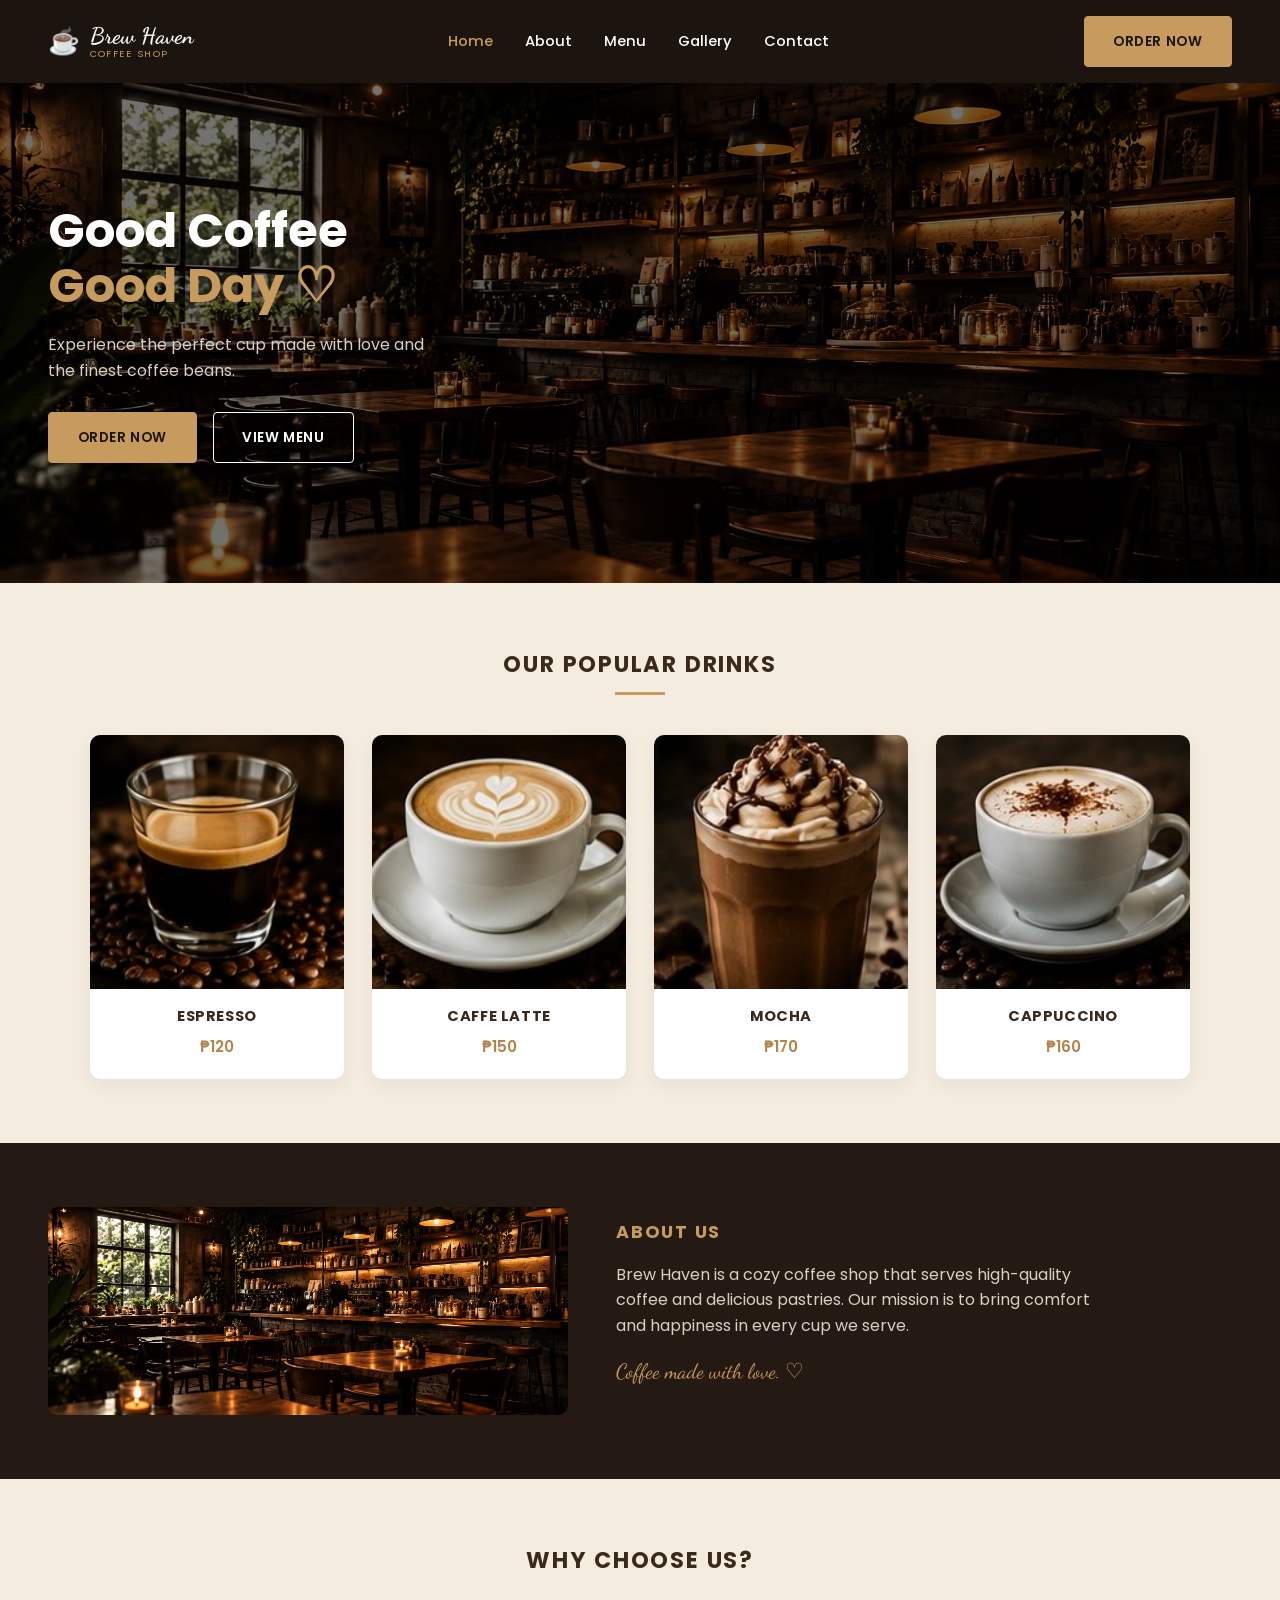
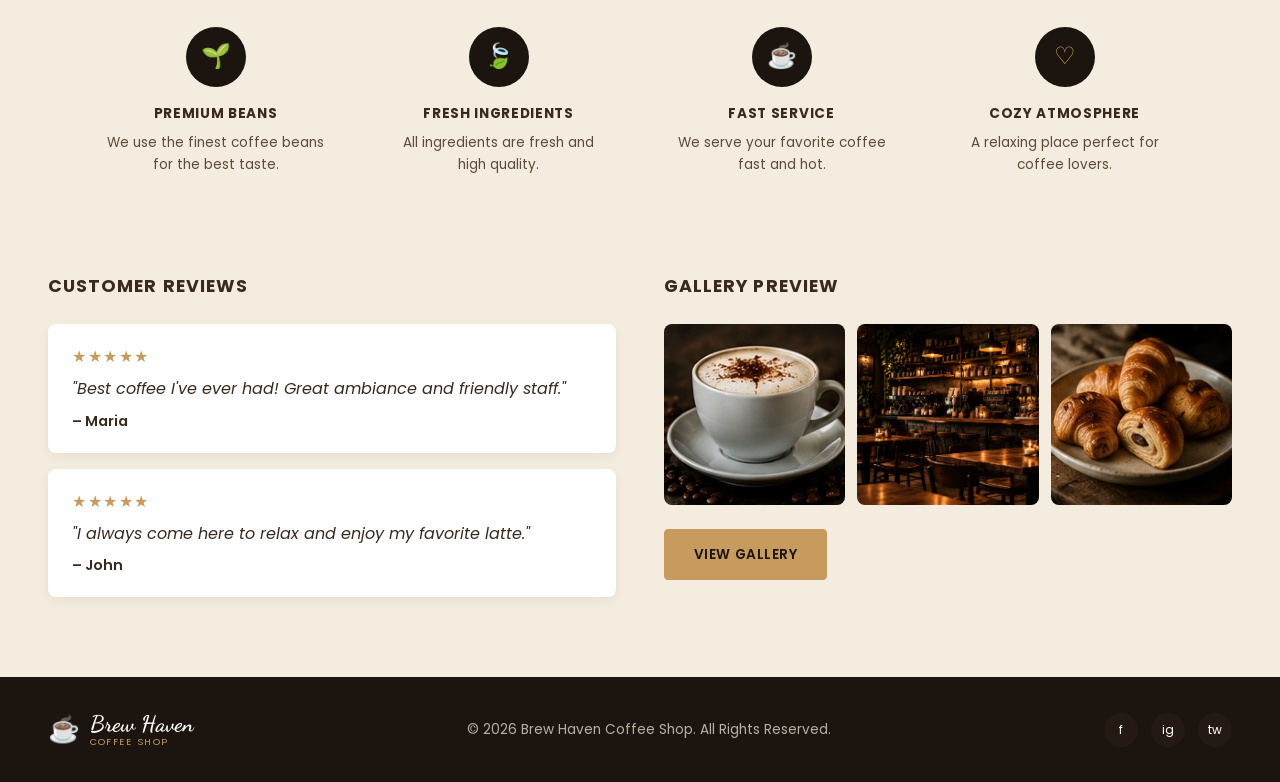
<file: index.html>
<!DOCTYPE html>
<html lang="en">
<head>
<meta charset="UTF-8">
<meta name="viewport" content="width=device-width, initial-scale=1.0">
<title>Brew Haven Coffee Shop</title>
<link rel="stylesheet" href="style.css">
<link rel="preconnect" href="https://fonts.googleapis.com">
<link rel="preconnect" href="https://fonts.gstatic.com" crossorigin>
<link href="https://fonts.googleapis.com/css2?family=Poppins:wght@400;500;600;700&family=Dancing+Script:wght@600;700&display=swap" rel="stylesheet">
</head>
<body>

<!-- ===== HEADER ===== -->
<header class="site-header">
  <div class="header-inner">
    <a class="logo" href="index.html">
      <span class="logo-icon">☕</span>
      <span class="logo-text">
        <span class="logo-script">Brew Haven</span>
        <span class="logo-sub">COFFEE SHOP</span>
      </span>
    </a>

    <nav class="main-nav">
      <a href="index.html" class="active">Home</a>
      <a href="about.html">About</a>
      <a href="menu.html">Menu</a>
      <a href="gallery.html">Gallery</a>
      <a href="contact.html">Contact</a>
    </nav>

    <a href="contact.html#send-message" class="btn btn-filled">ORDER NOW</a>
  </div>
</header>

<!-- ===== HERO ===== -->
<section class="hero">
  <div class="hero-overlay"></div>
  <div class="hero-text">
    <h1>Good Coffee<br><span class="accent">Good Day</span> <span class="heart">♡</span></h1>
    <p>Experience the perfect cup made with love and the finest coffee beans.</p>
    <div class="hero-buttons">
      <a href="contact.html#send-message" class="btn btn-filled">ORDER NOW</a>
      <a href="menu.html" class="btn btn-outline">VIEW MENU</a>
    </div>
  </div>
</section>

<!-- ===== POPULAR DRINKS ===== -->
<section class="drinks">
  <h2>OUR POPULAR DRINKS</h2>
  <div class="drinks-grid">
    <div class="drink-card">
      <img src="images/espresso.jpg" alt="Espresso shot surrounded by coffee beans">
      <h3>ESPRESSO</h3>
      <p class="price">₱120</p>
    </div>
    <div class="drink-card">
      <img src="images/latte-heart.jpg" alt="Caffe Latte with heart-shaped foam art">
      <h3>CAFFE LATTE</h3>
      <p class="price">₱150</p>
    </div>
    <div class="drink-card">
      <img src="images/mocha.jpg" alt="Mocha topped with whipped cream and chocolate drizzle">
      <h3>MOCHA</h3>
      <p class="price">₱170</p>
    </div>
    <div class="drink-card">
      <img src="images/cappuccino.jpg" alt="Cappuccino with cocoa powder design on top">
      <h3>CAPPUCCINO</h3>
      <p class="price">₱160</p>
    </div>
  </div>
</section>

<!-- ===== ABOUT US ===== -->
<section class="about">
  <div class="about-image">
    <img src="images/cafe-interior.jpg" alt="Cozy coffee shop interior with warm lighting">
  </div>
  <div class="about-text">
    <h2>ABOUT US</h2>
    <p>Brew Haven is a cozy coffee shop that serves high-quality coffee and delicious pastries. Our mission is to bring comfort and happiness in every cup we serve.</p>
    <p class="tagline">Coffee made with love. ♡</p>
  </div>
</section>

<!-- ===== WHY CHOOSE US ===== -->
<section class="why-choose">
  <h2>WHY CHOOSE US?</h2>
  <div class="why-grid">
    <div class="why-item">
      <span class="why-icon">🌱</span>
      <h3>PREMIUM BEANS</h3>
      <p>We use the finest coffee beans for the best taste.</p>
    </div>
    <div class="why-item">
      <span class="why-icon">🍃</span>
      <h3>FRESH INGREDIENTS</h3>
      <p>All ingredients are fresh and high quality.</p>
    </div>
    <div class="why-item">
      <span class="why-icon">☕</span>
      <h3>FAST SERVICE</h3>
      <p>We serve your favorite coffee fast and hot.</p>
    </div>
    <div class="why-item">
      <span class="why-icon">♡</span>
      <h3>COZY ATMOSPHERE</h3>
      <p>A relaxing place perfect for coffee lovers.</p>
    </div>
  </div>
</section>

<!-- ===== REVIEWS + GALLERY PREVIEW ===== -->
<section class="reviews-gallery">
  <div class="reviews">
    <h2>CUSTOMER REVIEWS</h2>
    <div class="review-card">
      <p class="stars">★★★★★</p>
      <p class="review-text">"Best coffee I've ever had! Great ambiance and friendly staff."</p>
      <p class="review-author">– Maria</p>
    </div>
    <div class="review-card">
      <p class="stars">★★★★★</p>
      <p class="review-text">"I always come here to relax and enjoy my favorite latte."</p>
      <p class="review-author">– John</p>
    </div>
  </div>

  <div class="gallery-preview">
    <h2>GALLERY PREVIEW</h2>
    <div class="gallery-thumbs">
      <img src="images/cappuccino.jpg" alt="Cappuccino with cocoa powder design">
      <img src="images/cafe-interior.jpg" alt="Coffee shop interior">
      <img src="images/croissants.jpg" alt="Fresh baked croissants and pastries">
    </div>
    <a href="gallery.html" class="btn btn-filled">VIEW GALLERY</a>
  </div>
</section>

<!-- ===== FOOTER ===== -->
<footer class="site-footer">
  <a class="logo" href="index.html">
    <span class="logo-icon">☕</span>
    <span class="logo-text">
      <span class="logo-script">Brew Haven</span>
      <span class="logo-sub">COFFEE SHOP</span>
    </span>
  </a>
  <p class="footer-copyright">© 2026 Brew Haven Coffee Shop. All Rights Reserved.</p>
  <div class="footer-social">
    <a href="#" aria-label="Facebook">f</a>
    <a href="#" aria-label="Instagram">ig</a>
    <a href="#" aria-label="Twitter">tw</a>
  </div>
</footer>

</body>
</html>
</file>
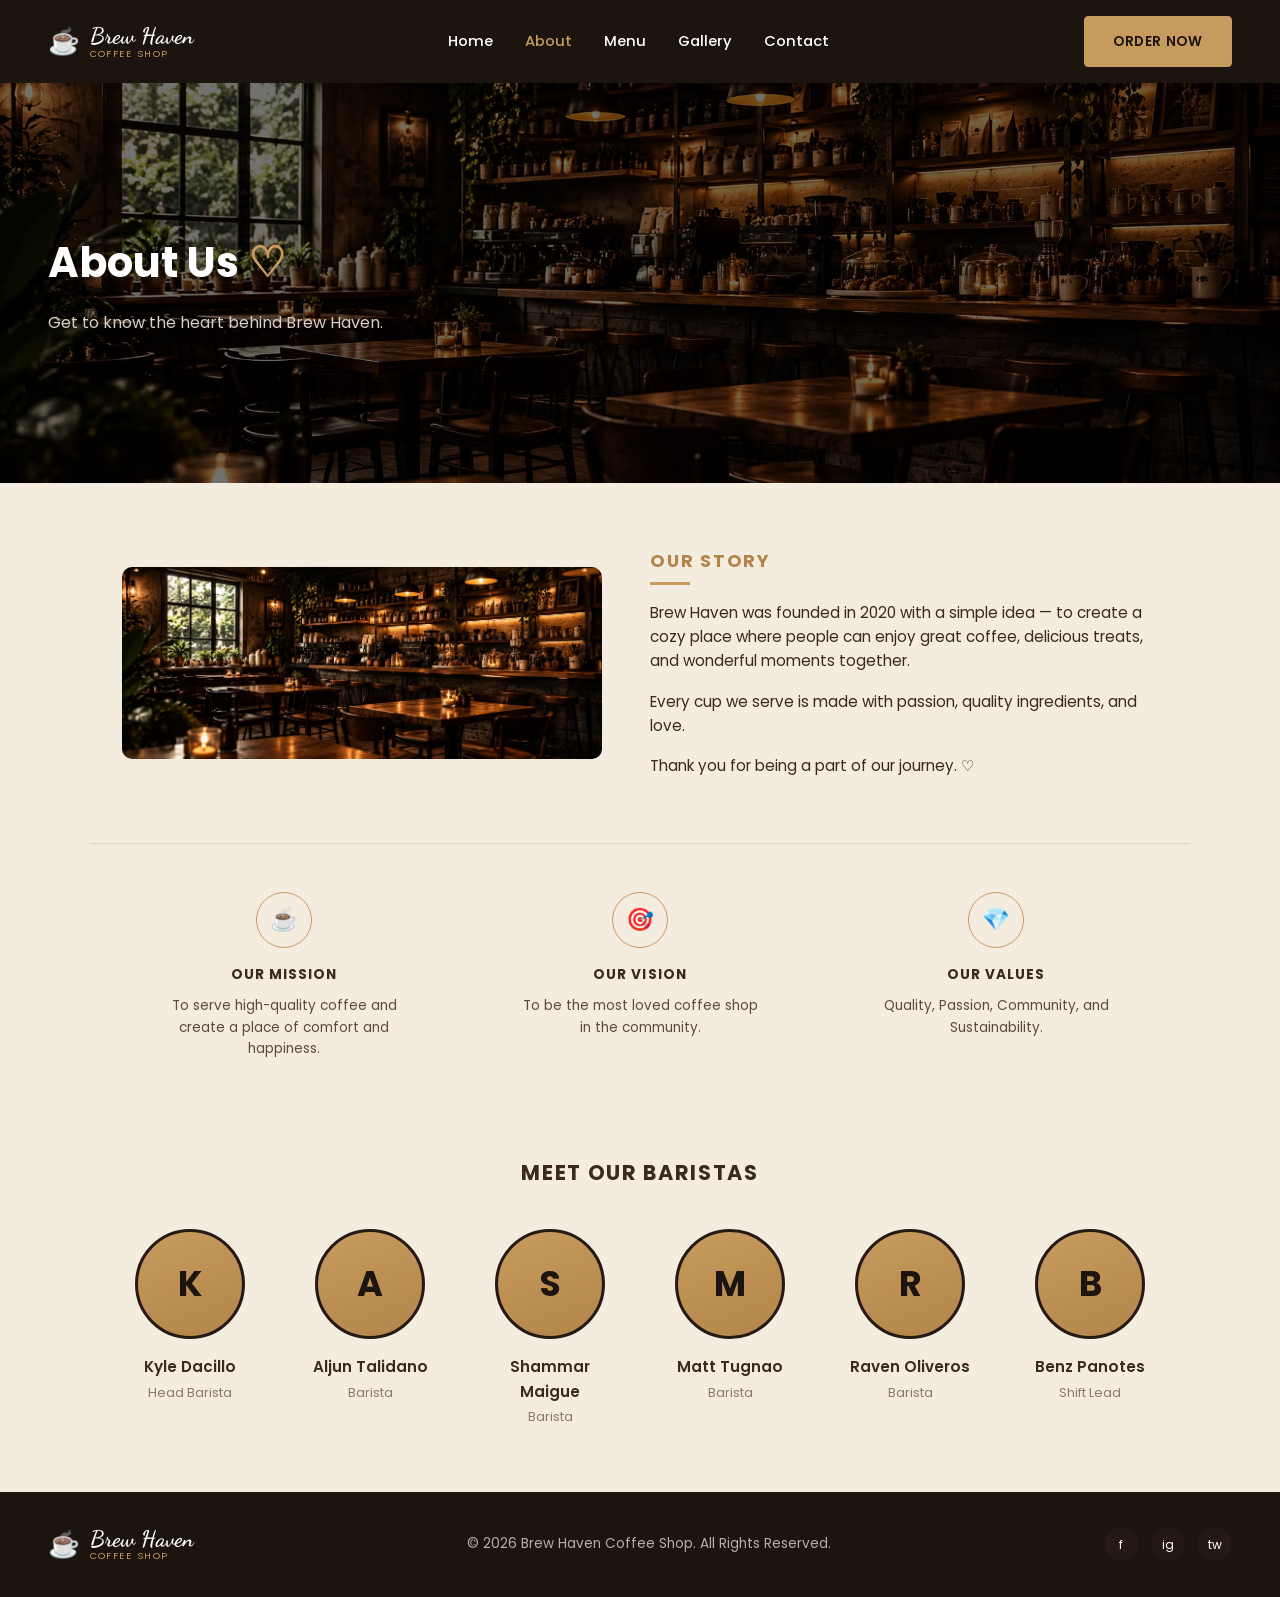
<file: about (1).html>
<!DOCTYPE html>
<html lang="en">
<head>
<meta charset="UTF-8">
<meta name="viewport" content="width=device-width, initial-scale=1.0">
<title>About Us — Brew Haven Coffee Shop</title>
<link rel="stylesheet" href="style.css">
<link rel="stylesheet" href="about.css">
<link rel="preconnect" href="https://fonts.googleapis.com">
<link rel="preconnect" href="https://fonts.gstatic.com" crossorigin>
<link href="https://fonts.googleapis.com/css2?family=Poppins:wght@400;500;600;700&family=Dancing+Script:wght@600;700&display=swap" rel="stylesheet">
</head>
<body>

<!-- ===== HEADER ===== -->
<header class="site-header">
  <div class="header-inner">
    <a class="logo" href="index.html">
      <span class="logo-icon">☕</span>
      <span class="logo-text">
        <span class="logo-script">Brew Haven</span>
        <span class="logo-sub">COFFEE SHOP</span>
      </span>
    </a>

    <nav class="main-nav">
      <a href="index.html">Home</a>
      <a href="about.html" class="active">About</a>
      <a href="menu.html">Menu</a>
      <a href="gallery.html">Gallery</a>
      <a href="contact.html">Contact</a>
    </nav>

    <a href="contact.html#send-message" class="btn btn-filled">ORDER NOW</a>
  </div>
</header>

<!-- ===== ABOUT PAGE HERO ===== -->
<section class="about-hero">
  <div class="about-hero-overlay"></div>
  <div class="about-hero-text">
    <h1>About Us <span class="heart-icon">♡</span></h1>
    <p>Get to know the heart behind Brew Haven.</p>
  </div>
</section>

<!-- ===== OUR STORY ===== -->
<section class="our-story">
  <div class="our-story-image">
    <img src="images/cafe-interior.jpg" alt="Cozy coffee shop interior with warm lighting">
  </div>
  <div class="our-story-text">
    <h2>OUR STORY</h2>
    <p>Brew Haven was founded in 2020 with a simple idea — to create a cozy place where people can enjoy great coffee, delicious treats, and wonderful moments together.</p>
    <p>Every cup we serve is made with passion, quality ingredients, and love.</p>
    <p>Thank you for being a part of our journey. ♡</p>
  </div>
</section>

<!-- ===== MISSION / VISION / VALUES ===== -->
<section class="mvv">
  <div class="mvv-item">
    <span class="mvv-icon">☕</span>
    <h3>OUR MISSION</h3>
    <p>To serve high-quality coffee and create a place of comfort and happiness.</p>
  </div>
  <div class="mvv-item">
    <span class="mvv-icon">🎯</span>
    <h3>OUR VISION</h3>
    <p>To be the most loved coffee shop in the community.</p>
  </div>
  <div class="mvv-item">
    <span class="mvv-icon">💎</span>
    <h3>OUR VALUES</h3>
    <p>Quality, Passion, Community, and Sustainability.</p>
  </div>
</section>

<!-- ===== MEET OUR BARISTAS ===== -->
<section class="baristas">
  <h2>MEET OUR BARISTAS</h2>
  <div class="baristas-grid">
    <div class="barista-card">
      <span class="barista-avatar"><span>K</span></span>
      <p class="barista-name">Kyle Dacillo</p>
      <p class="barista-role">Head Barista</p>
    </div>
    <div class="barista-card">
      <span class="barista-avatar"><span>A</span></span>
      <p class="barista-name">Aljun Talidano</p>
      <p class="barista-role">Barista</p>
    </div>
    <div class="barista-card">
      <span class="barista-avatar"><span>S</span></span>
      <p class="barista-name">Shammar Maigue</p>
      <p class="barista-role">Barista</p>
    </div>
    <div class="barista-card">
      <span class="barista-avatar"><span>M</span></span>
      <p class="barista-name">Matt Tugnao</p>
      <p class="barista-role">Barista</p>
    </div>
    <div class="barista-card">
      <span class="barista-avatar"><span>R</span></span>
      <p class="barista-name">Raven Oliveros</p>
      <p class="barista-role">Barista</p>
    </div>
    <div class="barista-card">
      <span class="barista-avatar"><span>B</span></span>
      <p class="barista-name">Benz Panotes</p>
      <p class="barista-role">Shift Lead</p>
    </div>
  </div>
</section>

<!-- ===== FOOTER ===== -->
<footer class="site-footer">
  <a class="logo" href="index.html">
    <span class="logo-icon">☕</span>
    <span class="logo-text">
      <span class="logo-script">Brew Haven</span>
      <span class="logo-sub">COFFEE SHOP</span>
    </span>
  </a>
  <p class="footer-copyright">© 2026 Brew Haven Coffee Shop. All Rights Reserved.</p>
  <div class="footer-social">
    <a href="#" aria-label="Facebook">f</a>
    <a href="#" aria-label="Instagram">ig</a>
    <a href="#" aria-label="Twitter">tw</a>
  </div>
</footer>

</body>
</html>
</file>
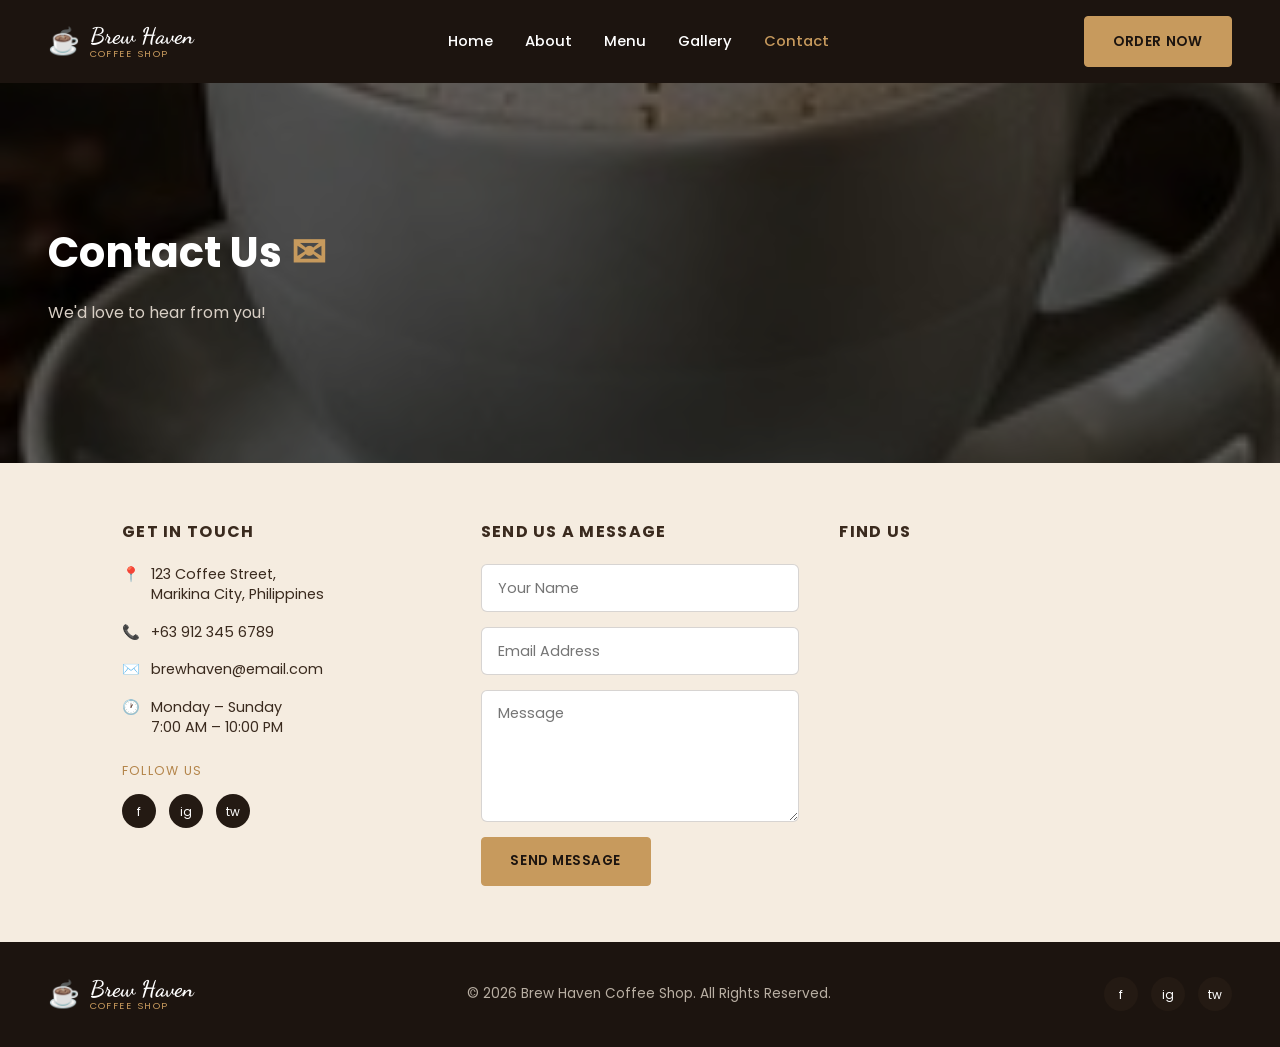
<file: contact (1).html>
<!DOCTYPE html>
<html lang="en">
<head>
<meta charset="UTF-8">
<meta name="viewport" content="width=device-width, initial-scale=1.0">
<title>Contact Us — Brew Haven Coffee Shop</title>
<link rel="stylesheet" href="style.css">
<link rel="stylesheet" href="contact.css">
<link rel="preconnect" href="https://fonts.googleapis.com">
<link rel="preconnect" href="https://fonts.gstatic.com" crossorigin>
<link href="https://fonts.googleapis.com/css2?family=Poppins:wght@400;500;600;700&family=Dancing+Script:wght@600;700&display=swap" rel="stylesheet">
</head>
<body>

<!-- ===== HEADER ===== -->
<header class="site-header">
  <div class="header-inner">
    <a class="logo" href="index.html">
      <span class="logo-icon">☕</span>
      <span class="logo-text">
        <span class="logo-script">Brew Haven</span>
        <span class="logo-sub">COFFEE SHOP</span>
      </span>
    </a>

    <nav class="main-nav">
      <a href="index.html">Home</a>
      <a href="about.html">About</a>
      <a href="menu.html">Menu</a>
      <a href="gallery.html">Gallery</a>
      <a href="contact.html" class="active">Contact</a>
    </nav>

    <a href="contact.html#send-message" class="btn btn-filled">ORDER NOW</a>
  </div>
</header>

<!-- ===== CONTACT HERO ===== -->
<section class="contact-hero">
  <div class="contact-hero-overlay"></div>
  <div class="contact-hero-text">
    <h1>Contact Us <span class="mail-icon">✉</span></h1>
    <p>We'd love to hear from you!</p>
  </div>
</section>

<!-- ===== CONTACT CONTENT ===== -->
<section class="contact-content">

  <!-- GET IN TOUCH -->
  <div class="contact-col">
    <h2>GET IN TOUCH</h2>
    <ul class="contact-details">
      <li><span class="detail-icon">📍</span> 123 Coffee Street,<br>Marikina City, Philippines</li>
      <li><span class="detail-icon">📞</span> +63 912 345 6789</li>
      <li><span class="detail-icon">✉️</span> brewhaven@email.com</li>
      <li><span class="detail-icon">🕐</span> Monday – Sunday<br>7:00 AM – 10:00 PM</li>
    </ul>
    <p class="follow-label">FOLLOW US</p>
    <div class="footer-social">
      <a href="#" aria-label="Facebook">f</a>
      <a href="#" aria-label="Instagram">ig</a>
      <a href="#" aria-label="Twitter">tw</a>
    </div>
  </div>

  <!-- SEND US A MESSAGE -->
  <div class="contact-col" id="send-message">
    <h2>SEND US A MESSAGE</h2>
    <form class="contact-form" action="https://api.web3forms.com/submit" method="POST">

      <!-- ⚠️ REPLACE THE VALUE BELOW with your real Web3Forms Access Key from web3forms.com -->
      <input type="hidden" name="access_key" value="PASTE_YOUR_WEB3FORMS_ACCESS_KEY_HERE">
      <input type="hidden" name="subject" value="New message from Brew Haven website">
      <input type="hidden" name="from_name" value="Brew Haven Website">
      <!-- Honeypot spam trap, leave as-is -->
      <input type="checkbox" name="botcheck" style="display:none">

      <input type="text" name="name" placeholder="Your Name" required>
      <input type="email" name="email" placeholder="Email Address" required>
      <textarea name="message" placeholder="Message" rows="5" required></textarea>
      <button type="submit" class="btn btn-filled">SEND MESSAGE</button>
    </form>
  </div>

  <!-- FIND US -->
  <div class="contact-col">
    <h2>FIND US</h2>
    <div class="map-frame">
      <iframe
        src="https://www.google.com/maps?q=Marikina+City,+Philippines&output=embed"
        width="100%"
        height="100%"
        style="border:0;"
        allowfullscreen=""
        loading="lazy"
        referrerpolicy="no-referrer-when-downgrade"
        title="Brew Haven location map">
      </iframe>
    </div>
  </div>

</section>

<!-- ===== FOOTER ===== -->
<footer class="site-footer">
  <a class="logo" href="index.html">
    <span class="logo-icon">☕</span>
    <span class="logo-text">
      <span class="logo-script">Brew Haven</span>
      <span class="logo-sub">COFFEE SHOP</span>
    </span>
  </a>
  <p class="footer-copyright">© 2026 Brew Haven Coffee Shop. All Rights Reserved.</p>
  <div class="footer-social">
    <a href="#" aria-label="Facebook">f</a>
    <a href="#" aria-label="Instagram">ig</a>
    <a href="#" aria-label="Twitter">tw</a>
  </div>
</footer>

</body>
</html>
</file>
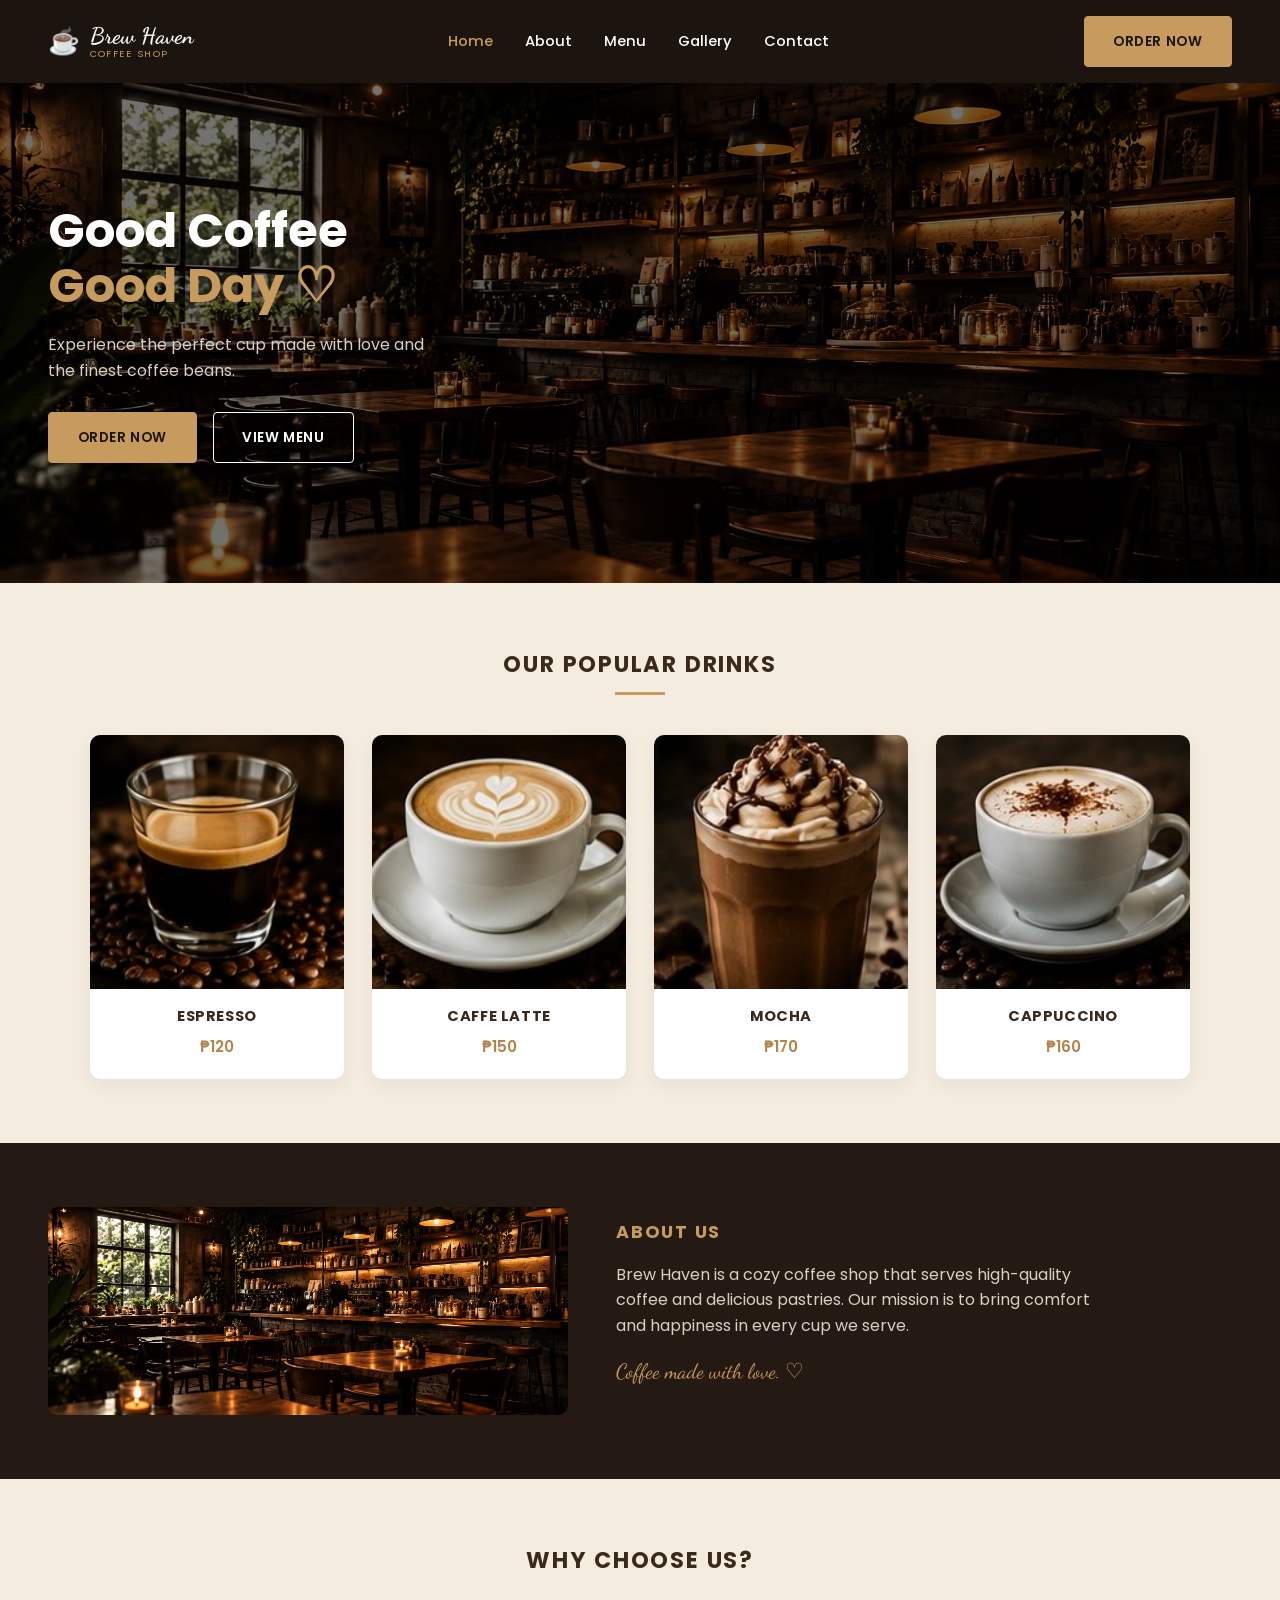
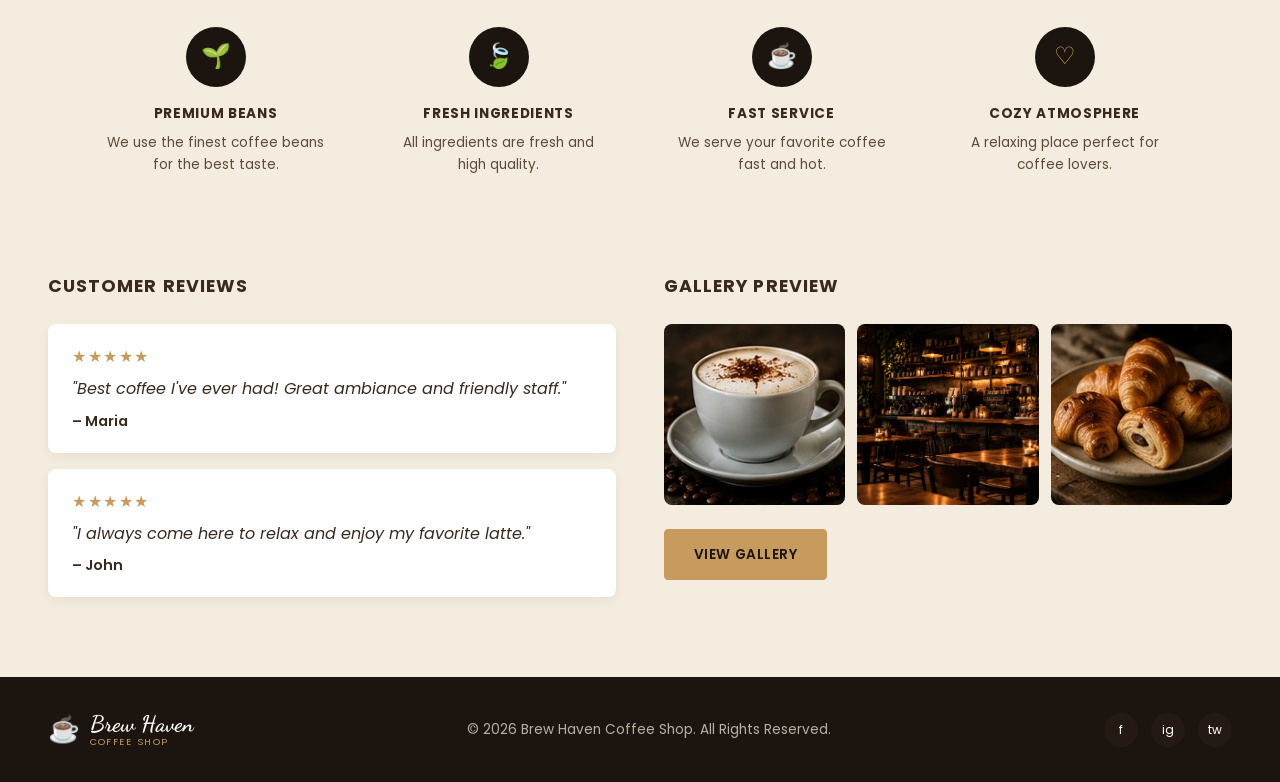
<file: index (1).html>
<!DOCTYPE html>
<html lang="en">
<head>
<meta charset="UTF-8">
<meta name="viewport" content="width=device-width, initial-scale=1.0">
<title>Brew Haven Coffee Shop</title>
<link rel="stylesheet" href="style.css">
<link rel="preconnect" href="https://fonts.googleapis.com">
<link rel="preconnect" href="https://fonts.gstatic.com" crossorigin>
<link href="https://fonts.googleapis.com/css2?family=Poppins:wght@400;500;600;700&family=Dancing+Script:wght@600;700&display=swap" rel="stylesheet">
</head>
<body>

<!-- ===== HEADER ===== -->
<header class="site-header">
  <div class="header-inner">
    <a class="logo" href="index.html">
      <span class="logo-icon">☕</span>
      <span class="logo-text">
        <span class="logo-script">Brew Haven</span>
        <span class="logo-sub">COFFEE SHOP</span>
      </span>
    </a>

    <nav class="main-nav">
      <a href="index.html" class="active">Home</a>
      <a href="about.html">About</a>
      <a href="menu.html">Menu</a>
      <a href="gallery.html">Gallery</a>
      <a href="contact.html">Contact</a>
    </nav>

    <a href="contact.html#send-message" class="btn btn-filled">ORDER NOW</a>
  </div>
</header>

<!-- ===== HERO ===== -->
<section class="hero">
  <div class="hero-overlay"></div>
  <div class="hero-text">
    <h1>Good Coffee<br><span class="accent">Good Day</span> <span class="heart">♡</span></h1>
    <p>Experience the perfect cup made with love and the finest coffee beans.</p>
    <div class="hero-buttons">
      <a href="contact.html#send-message" class="btn btn-filled">ORDER NOW</a>
      <a href="menu.html" class="btn btn-outline">VIEW MENU</a>
    </div>
  </div>
</section>

<!-- ===== POPULAR DRINKS ===== -->
<section class="drinks">
  <h2>OUR POPULAR DRINKS</h2>
  <div class="drinks-grid">
    <div class="drink-card">
      <img src="images/espresso.jpg" alt="Espresso shot surrounded by coffee beans">
      <h3>ESPRESSO</h3>
      <p class="price">₱120</p>
    </div>
    <div class="drink-card">
      <img src="images/latte-heart.jpg" alt="Caffe Latte with heart-shaped foam art">
      <h3>CAFFE LATTE</h3>
      <p class="price">₱150</p>
    </div>
    <div class="drink-card">
      <img src="images/mocha.jpg" alt="Mocha topped with whipped cream and chocolate drizzle">
      <h3>MOCHA</h3>
      <p class="price">₱170</p>
    </div>
    <div class="drink-card">
      <img src="images/cappuccino.jpg" alt="Cappuccino with cocoa powder design on top">
      <h3>CAPPUCCINO</h3>
      <p class="price">₱160</p>
    </div>
  </div>
</section>

<!-- ===== ABOUT US ===== -->
<section class="about">
  <div class="about-image">
    <img src="images/cafe-interior.jpg" alt="Cozy coffee shop interior with warm lighting">
  </div>
  <div class="about-text">
    <h2>ABOUT US</h2>
    <p>Brew Haven is a cozy coffee shop that serves high-quality coffee and delicious pastries. Our mission is to bring comfort and happiness in every cup we serve.</p>
    <p class="tagline">Coffee made with love. ♡</p>
  </div>
</section>

<!-- ===== WHY CHOOSE US ===== -->
<section class="why-choose">
  <h2>WHY CHOOSE US?</h2>
  <div class="why-grid">
    <div class="why-item">
      <span class="why-icon">🌱</span>
      <h3>PREMIUM BEANS</h3>
      <p>We use the finest coffee beans for the best taste.</p>
    </div>
    <div class="why-item">
      <span class="why-icon">🍃</span>
      <h3>FRESH INGREDIENTS</h3>
      <p>All ingredients are fresh and high quality.</p>
    </div>
    <div class="why-item">
      <span class="why-icon">☕</span>
      <h3>FAST SERVICE</h3>
      <p>We serve your favorite coffee fast and hot.</p>
    </div>
    <div class="why-item">
      <span class="why-icon">♡</span>
      <h3>COZY ATMOSPHERE</h3>
      <p>A relaxing place perfect for coffee lovers.</p>
    </div>
  </div>
</section>

<!-- ===== REVIEWS + GALLERY PREVIEW ===== -->
<section class="reviews-gallery">
  <div class="reviews">
    <h2>CUSTOMER REVIEWS</h2>
    <div class="review-card">
      <p class="stars">★★★★★</p>
      <p class="review-text">"Best coffee I've ever had! Great ambiance and friendly staff."</p>
      <p class="review-author">– Maria</p>
    </div>
    <div class="review-card">
      <p class="stars">★★★★★</p>
      <p class="review-text">"I always come here to relax and enjoy my favorite latte."</p>
      <p class="review-author">– John</p>
    </div>
  </div>

  <div class="gallery-preview">
    <h2>GALLERY PREVIEW</h2>
    <div class="gallery-thumbs">
      <img src="images/cappuccino.jpg" alt="Cappuccino with cocoa powder design">
      <img src="images/cafe-interior.jpg" alt="Coffee shop interior">
      <img src="images/croissants.jpg" alt="Fresh baked croissants and pastries">
    </div>
    <a href="gallery.html" class="btn btn-filled">VIEW GALLERY</a>
  </div>
</section>

<!-- ===== FOOTER ===== -->
<footer class="site-footer">
  <a class="logo" href="index.html">
    <span class="logo-icon">☕</span>
    <span class="logo-text">
      <span class="logo-script">Brew Haven</span>
      <span class="logo-sub">COFFEE SHOP</span>
    </span>
  </a>
  <p class="footer-copyright">© 2026 Brew Haven Coffee Shop. All Rights Reserved.</p>
  <div class="footer-social">
    <a href="#" aria-label="Facebook">f</a>
    <a href="#" aria-label="Instagram">ig</a>
    <a href="#" aria-label="Twitter">tw</a>
  </div>
</footer>

</body>
</html>
</file>
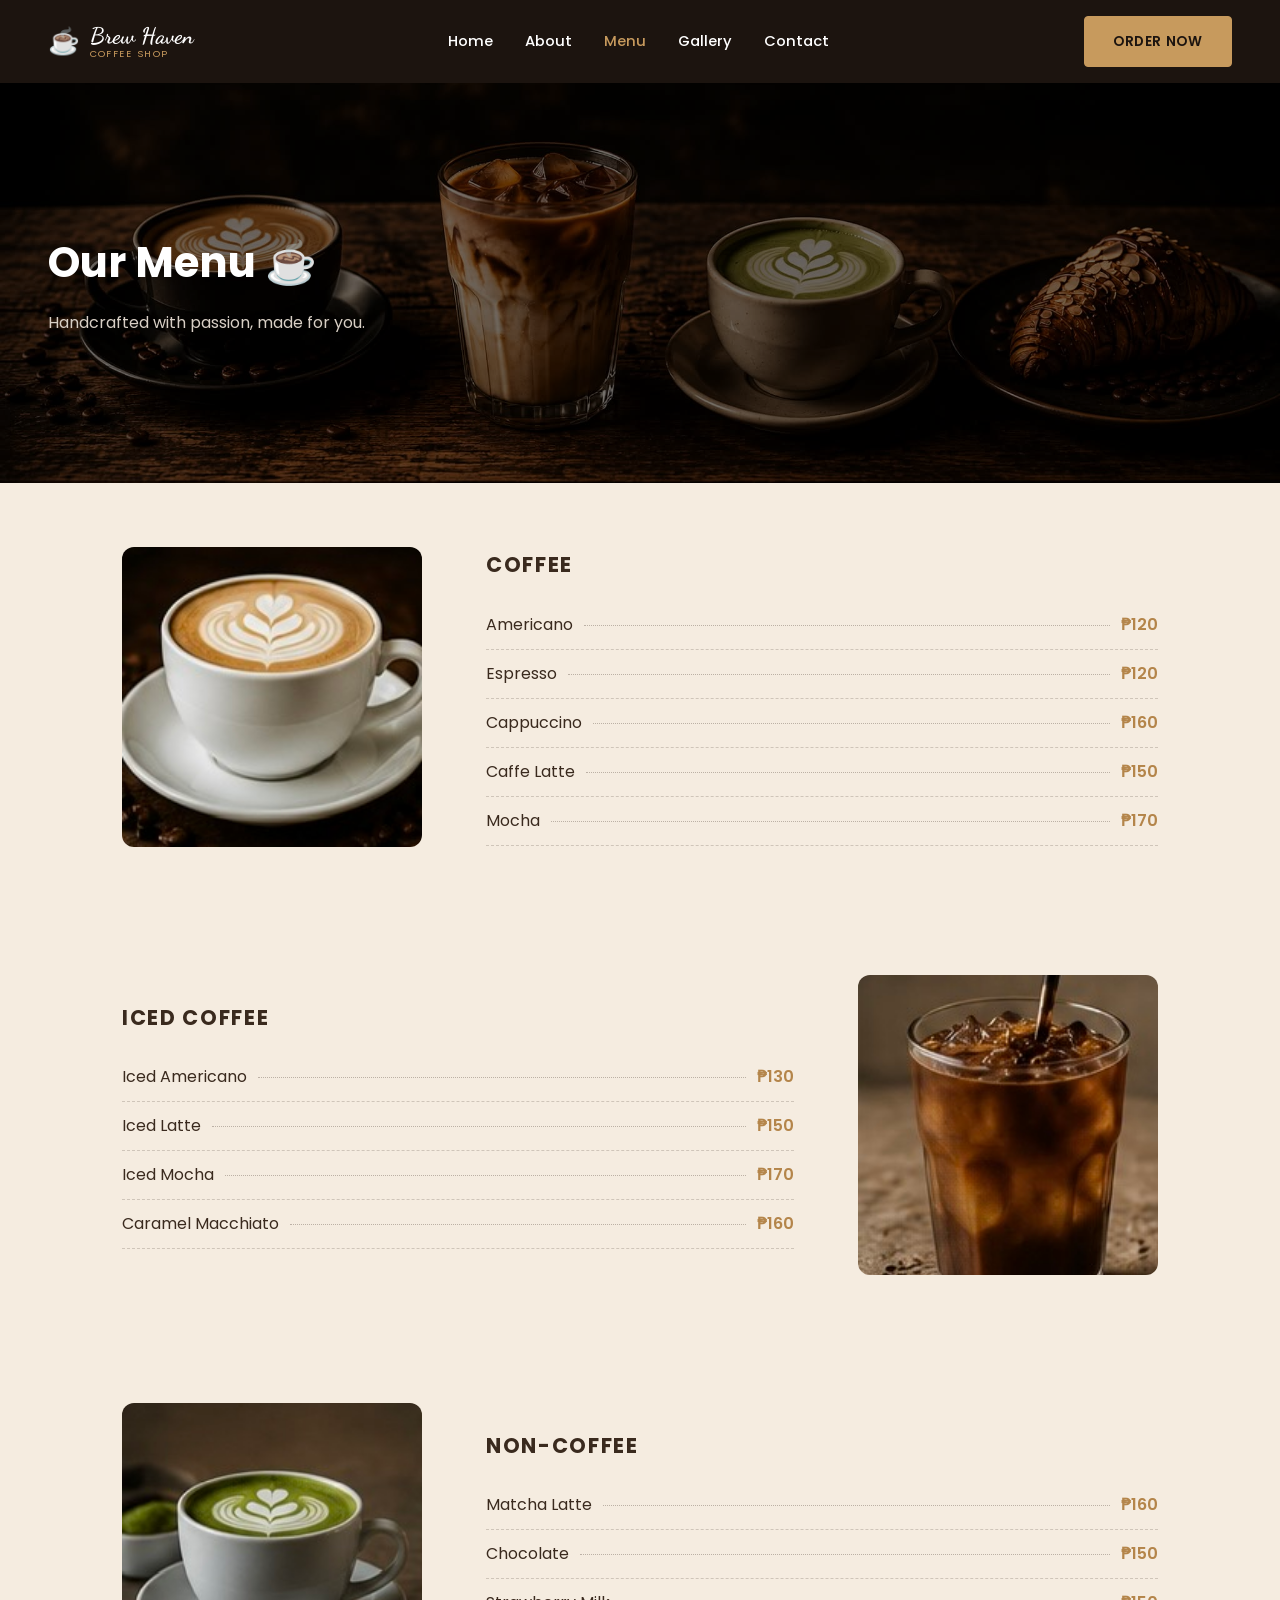
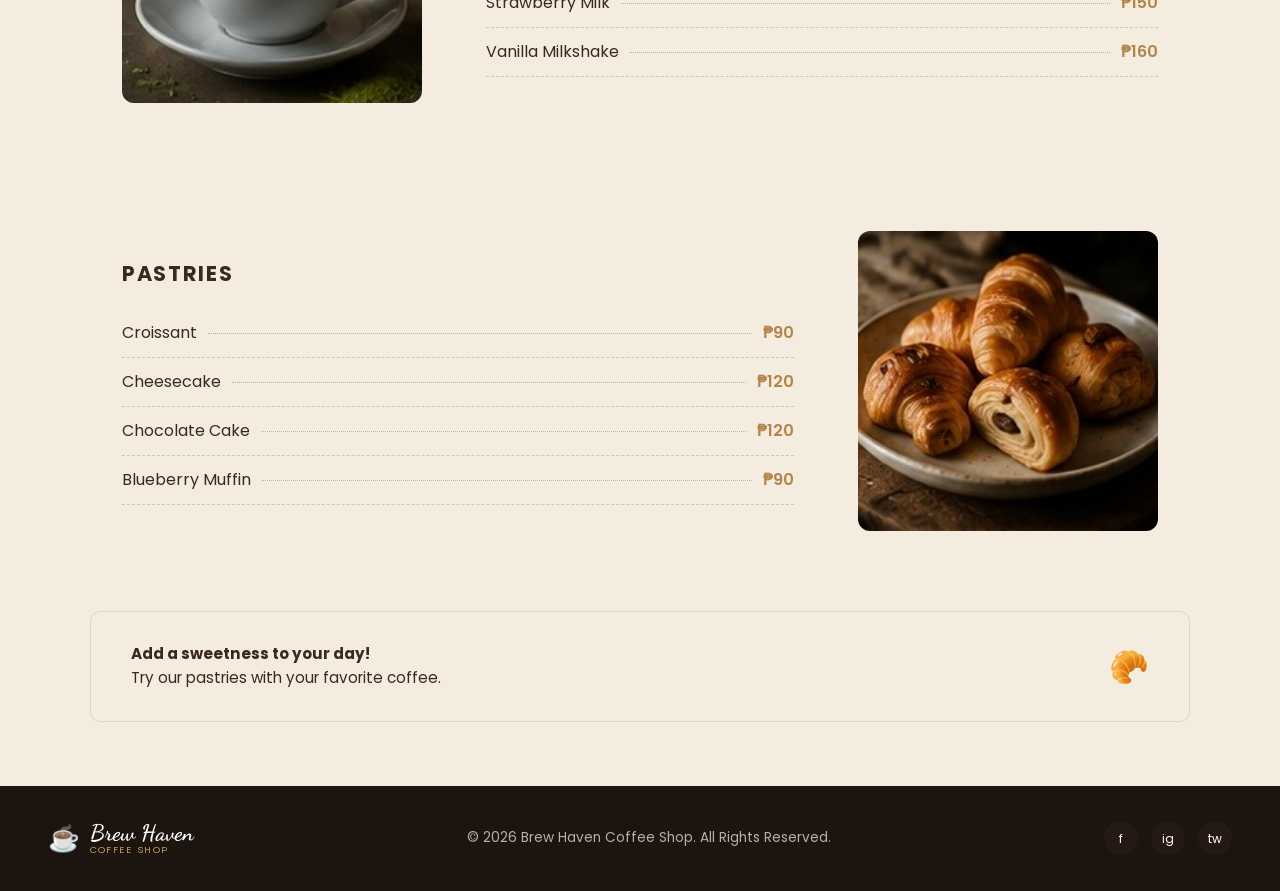
<file: menu.html>
<!DOCTYPE html>
<html lang="en">
<head>
<meta charset="UTF-8">
<meta name="viewport" content="width=device-width, initial-scale=1.0">
<title>Our Menu — Brew Haven Coffee Shop</title>
<link rel="stylesheet" href="style.css">
<link rel="stylesheet" href="menu.css">
<link rel="preconnect" href="https://fonts.googleapis.com">
<link rel="preconnect" href="https://fonts.gstatic.com" crossorigin>
<link href="https://fonts.googleapis.com/css2?family=Poppins:wght@400;500;600;700&family=Dancing+Script:wght@600;700&display=swap" rel="stylesheet">
</head>
<body>

<!-- ===== HEADER ===== -->
<header class="site-header">
  <div class="header-inner">
    <a class="logo" href="index.html">
      <span class="logo-icon">☕</span>
      <span class="logo-text">
        <span class="logo-script">Brew Haven</span>
        <span class="logo-sub">COFFEE SHOP</span>
      </span>
    </a>

    <nav class="main-nav">
      <a href="index.html">Home</a>
      <a href="about.html">About</a>
      <a href="menu.html" class="active">Menu</a>
      <a href="gallery.html">Gallery</a>
      <a href="contact.html">Contact</a>
    </nav>

    <a href="contact.html#send-message" class="btn btn-filled">ORDER NOW</a>
  </div>
</header>

<!-- ===== MENU PAGE HERO ===== -->
<section class="menu-hero">
  <div class="menu-hero-overlay"></div>
  <div class="menu-hero-text">
    <h1>Our Menu <span class="cup-icon">☕</span></h1>
    <p>Handcrafted with passion, made for you.</p>
  </div>
</section>

<!-- ===== COFFEE ===== -->
<section class="menu-row">
  <div class="menu-row-image">
    <img src="images/latte-heart.jpg" alt="Caffe Latte with heart-shaped foam art">
  </div>
  <div class="menu-row-list">
    <h2>COFFEE</h2>
    <ul class="menu-items">
      <li><span>Americano</span><span class="dots"></span><span class="item-price">₱120</span></li>
      <li><span>Espresso</span><span class="dots"></span><span class="item-price">₱120</span></li>
      <li><span>Cappuccino</span><span class="dots"></span><span class="item-price">₱160</span></li>
      <li><span>Caffe Latte</span><span class="dots"></span><span class="item-price">₱150</span></li>
      <li><span>Mocha</span><span class="dots"></span><span class="item-price">₱170</span></li>
    </ul>
  </div>
</section>

<!-- ===== ICED COFFEE ===== -->
<section class="menu-row">
  <div class="menu-row-list">
    <h2>ICED COFFEE</h2>
    <ul class="menu-items">
      <li><span>Iced Americano</span><span class="dots"></span><span class="item-price">₱130</span></li>
      <li><span>Iced Latte</span><span class="dots"></span><span class="item-price">₱150</span></li>
      <li><span>Iced Mocha</span><span class="dots"></span><span class="item-price">₱170</span></li>
      <li><span>Caramel Macchiato</span><span class="dots"></span><span class="item-price">₱160</span></li>
    </ul>
  </div>
  <div class="menu-row-image">
    <img src="images/iced-coffee.jpeg" alt="Iced coffee in a glass with coffee beans">
  </div>
</section>

<!-- ===== NON-COFFEE ===== -->
<section class="menu-row">
  <div class="menu-row-image">
    <img src="images/matcha-latte.jpeg" alt="Matcha latte with foam art in a white cup">
  </div>
  <div class="menu-row-list">
    <h2>NON-COFFEE</h2>
    <ul class="menu-items">
      <li><span>Matcha Latte</span><span class="dots"></span><span class="item-price">₱160</span></li>
      <li><span>Chocolate</span><span class="dots"></span><span class="item-price">₱150</span></li>
      <li><span>Strawberry Milk</span><span class="dots"></span><span class="item-price">₱150</span></li>
      <li><span>Vanilla Milkshake</span><span class="dots"></span><span class="item-price">₱160</span></li>
    </ul>
  </div>
</section>

<!-- ===== PASTRIES ===== -->
<section class="menu-row">
  <div class="menu-row-list">
    <h2>PASTRIES</h2>
    <ul class="menu-items">
      <li><span>Croissant</span><span class="dots"></span><span class="item-price">₱90</span></li>
      <li><span>Cheesecake</span><span class="dots"></span><span class="item-price">₱120</span></li>
      <li><span>Chocolate Cake</span><span class="dots"></span><span class="item-price">₱120</span></li>
      <li><span>Blueberry Muffin</span><span class="dots"></span><span class="item-price">₱90</span></li>
    </ul>
  </div>
  <div class="menu-row-image">
    <img src="images/croissants.jpg" alt="Fresh baked croissants and pastries on a plate">
  </div>
</section>

<!-- ===== SWEETNESS BANNER ===== -->
<section class="sweetness-banner">
  <p><strong>Add a sweetness to your day!</strong><br>Try our pastries with your favorite coffee.</p>
  <span class="banner-icon">🥐</span>
</section>

<!-- ===== FOOTER ===== -->
<footer class="site-footer">
  <a class="logo" href="index.html">
    <span class="logo-icon">☕</span>
    <span class="logo-text">
      <span class="logo-script">Brew Haven</span>
      <span class="logo-sub">COFFEE SHOP</span>
    </span>
  </a>
  <p class="footer-copyright">© 2026 Brew Haven Coffee Shop. All Rights Reserved.</p>
  <div class="footer-social">
    <a href="#" aria-label="Facebook">f</a>
    <a href="#" aria-label="Instagram">ig</a>
    <a href="#" aria-label="Twitter">tw</a>
  </div>
</footer>

</body>
</html>
</file>
<file: style.css>
/* ============================================
   BREW HAVEN — Design Tokens
   ============================================ */
:root {
  --dark: #1C140F;
  --dark-soft: #241A13;
  --cream: #F5ECE0;
  --tan: #C79A5D;
  --tan-dark: #B4854A;
  --brown-text: #3A2A1E;
  --white: #FFFFFF;

  --font-heading: 'Poppins', sans-serif;
  --font-body: 'Poppins', sans-serif;
  --font-script: 'Dancing Script', cursive;
}

* {
  box-sizing: border-box;
  margin: 0;
  padding: 0;
}

body {
  font-family: var(--font-body);
  color: var(--brown-text);
  background: var(--cream);
  line-height: 1.6;
}

img {
  max-width: 100%;
  display: block;
}

a {
  text-decoration: none;
  color: inherit;
}

h1,
h2,
h3 {
  font-family: var(--font-heading);
}


/* ============================================
   BUTTONS
   ============================================ */

.btn {
  display: inline-block;
  padding: 0.85rem 1.8rem;
  font-family: var(--font-heading);
  font-size: 0.85rem;
  font-weight: 600;
  letter-spacing: 0.04em;
  border-radius: 4px;
  transition:
    transform 0.2s ease,
    background 0.2s ease,
    color 0.2s ease;
}

.btn:hover {
  transform: translateY(-2px);
}

.btn-filled {
  background: var(--tan);
  color: var(--dark);
  border: 1px solid var(--tan);
}

.btn-filled:hover {
  background: var(--tan-dark);
}

.btn-outline {
  background: transparent;
  color: var(--white);
  border: 1px solid var(--white);
}

.btn-outline:hover {
  background: var(--white);
  color: var(--dark);
}


/* ============================================
   HEADER
   ============================================ */

.site-header {
  background: var(--dark);
  padding: 1rem 3rem;
}

.header-inner {
  max-width: 1300px;
  margin: 0 auto;
  display: flex;
  align-items: center;
  justify-content: space-between;
  gap: 2rem;
}

.logo {
  display: flex;
  align-items: center;
  gap: 0.6rem;
}

.logo-icon {
  font-size: 1.6rem;
  color: var(--tan);
}

.logo-text {
  display: flex;
  flex-direction: column;
  line-height: 1.1;
}

.logo-script {
  font-family: var(--font-script);
  font-size: 1.4rem;
  font-weight: 700;
  color: var(--white);
}

.logo-sub {
  font-size: 0.6rem;
  letter-spacing: 0.15em;
  color: var(--tan);
}

.main-nav {
  display: flex;
  gap: 2rem;
  font-size: 0.92rem;
  font-weight: 500;
}

.main-nav a {
  color: var(--white);
  transition: color 0.2s ease;
}

.main-nav a:hover,
.main-nav a.active {
  color: var(--tan);
}


/* ============================================
   HOME HERO
   ============================================ */

.hero {
  position: relative;
  min-height: 500px;

  background-image: url("images/cafe-interior.jpg");
  background-size: cover;
  background-position: center;
  background-repeat: no-repeat;

  display: flex;
  align-items: center;

  padding: 5rem 3rem;

  max-width: 1300px;
  margin: 0 auto;

  overflow: hidden;
}

/* Dark overlay so text is easy to read */
.hero-overlay {
  position: absolute;
  inset: 0;
  background: rgba(0, 0, 0, 0.55);
}

/* Text stays above the image */
.hero-text {
  position: relative;
  z-index: 2;
  max-width: 500px;
}

.hero-text h1 {
  font-size: 3rem;
  color: var(--white);
  line-height: 1.15;
  margin-bottom: 1.2rem;
}

.hero-text .accent {
  color: var(--tan);
}

.hero-text .heart {
  color: var(--tan);
}

.hero-text p {
  color: #D8CFC5;
  font-size: 1rem;
  margin-bottom: 1.8rem;
  max-width: 400px;
}

.hero-buttons {
  display: flex;
  gap: 1rem;
  flex-wrap: wrap;
}

/* ============================================
   POPULAR DRINKS
   ============================================ */

.drinks {
  background: var(--cream);
  padding: 4rem 3rem;
  text-align: center;
}

.drinks h2 {
  font-size: 1.4rem;
  letter-spacing: 0.08em;
  color: var(--brown-text);
  margin-bottom: 2.5rem;
  position: relative;
  display: inline-block;
}

.drinks h2::after {
  content: "";
  display: block;
  width: 50px;
  height: 3px;
  background: var(--tan);
  margin: 0.6rem auto 0;
}

.drinks-grid {
  max-width: 1100px;
  margin: 0 auto;
  display: flex;
  gap: 1.75rem;
}

.drink-card {
  flex: 1;
  min-width: 0;
  background: var(--white);
  border-radius: 10px;
  overflow: hidden;
  padding-bottom: 1.2rem;

  box-shadow: 0 6px 18px rgba(0, 0, 0, 0.06);

  transition:
    transform 0.25s ease,
    box-shadow 0.25s ease;
}

.drink-card:hover {
  transform: translateY(-6px);
  box-shadow: 0 14px 28px rgba(0, 0, 0, 0.1);
}

.drink-card img {
  width: 100%;
  aspect-ratio: 1 / 1;
  object-fit: cover;
  margin-bottom: 1rem;
}

.drink-card h3 {
  font-size: 0.92rem;
  letter-spacing: 0.04em;
  margin-bottom: 0.4rem;
}

.drink-card .price {
  color: var(--tan-dark);
  font-weight: 600;
  font-size: 0.95rem;
}


/* ============================================
   ABOUT US
   ============================================ */

.about {
  background: var(--dark-soft);

  display: flex;
  align-items: center;

  gap: 3rem;
  padding: 4rem 3rem;
}

.about-image {
  flex: 1;
  max-width: 520px;

  border-radius: 10px;
  overflow: hidden;
}

.about-image img {
  width: 100%;
  height: 100%;
  object-fit: cover;
}

.about-text {
  flex: 1;
  max-width: 480px;
}

.about-text h2 {
  color: var(--tan);
  font-size: 1.1rem;
  letter-spacing: 0.1em;
  margin-bottom: 1rem;
}

.about-text p {
  color: #D8CFC5;
  margin-bottom: 1rem;
}

.about-text .tagline {
  font-family: var(--font-script);
  font-size: 1.3rem;
  color: var(--tan);
}


/* ============================================
   WHY CHOOSE US
   ============================================ */

.why-choose {
  background: var(--cream);
  padding: 4rem 3rem;
  text-align: center;
}

.why-choose h2 {
  font-size: 1.4rem;
  letter-spacing: 0.08em;
  margin-bottom: 3rem;
}

.why-grid {
  max-width: 1100px;
  margin: 0 auto;

  display: flex;
  gap: 2rem;
}

.why-item {
  flex: 1;
  min-width: 0;

  display: flex;
  flex-direction: column;
  align-items: center;
}

.why-icon {
  width: 60px;
  height: 60px;

  border-radius: 50%;

  background: var(--dark);
  color: var(--tan);

  display: flex;
  align-items: center;
  justify-content: center;

  font-size: 1.5rem;

  margin-bottom: 1rem;
}

.why-item h3 {
  font-size: 0.85rem;
  letter-spacing: 0.05em;
  margin-bottom: 0.5rem;
}

.why-item p {
  font-size: 0.85rem;
  color: #5C4B3A;
  max-width: 220px;
}


/* ============================================
   REVIEWS + GALLERY
   ============================================ */

.reviews-gallery {
  background: var(--cream);

  padding: 2rem 3rem 4rem;

  max-width: 1300px;
  margin: 0 auto;

  display: flex;
  gap: 3rem;
}

.reviews,
.gallery-preview {
  flex: 1;
  min-width: 0;
}

.reviews h2,
.gallery-preview h2 {
  font-size: 1.1rem;
  letter-spacing: 0.06em;
  margin-bottom: 1.5rem;
}

.review-card {
  background: var(--white);

  border-radius: 8px;

  padding: 1.25rem 1.5rem;
  margin-bottom: 1rem;

  box-shadow: 0 4px 12px rgba(0, 0, 0, 0.05);
}

.stars {
  color: var(--tan);
  letter-spacing: 0.1em;
  margin-bottom: 0.4rem;
}

.review-text {
  font-style: italic;
  margin-bottom: 0.5rem;
}

.review-author {
  font-weight: 600;
  font-size: 0.9rem;
}

.gallery-thumbs {
  display: flex;
  gap: 0.75rem;
  margin-bottom: 1.5rem;
}

.gallery-thumbs img {
  flex: 1;
  width: 100%;
  min-width: 0;

  aspect-ratio: 1 / 1;
  object-fit: cover;

  border-radius: 8px;
}


/* ============================================
   FOOTER
   ============================================ */

.site-footer {
  background: var(--dark);

  padding: 2rem 3rem;

  display: flex;
  align-items: center;
  justify-content: space-between;

  flex-wrap: wrap;
  gap: 1rem;
}

.footer-copyright {
  color: #B9AFA3;
  font-size: 0.85rem;
}

.footer-social {
  display: flex;
  gap: 0.8rem;
}

.footer-social a {
  width: 34px;
  height: 34px;

  border-radius: 50%;

  background: var(--dark-soft);
  color: var(--white);

  display: flex;
  align-items: center;
  justify-content: center;

  font-size: 0.75rem;

  transition: background 0.2s ease;
}

.footer-social a:hover {
  background: var(--tan);
  color: var(--dark);
}

/* ============================================
   HOME — TABLET
   ============================================ */

@media (max-width: 960px) {

  .hero {
    min-height: 520px;
    padding: 4rem 2rem;
    background-position: center;
  }

  .hero-text {
    max-width: 500px;
  }

  .hero-text h1 {
    font-size: 3rem;
  }

  .hero-buttons {
    justify-content: flex-start;
  }

  .about {
    flex-direction: column;
    padding: 3rem 1.5rem;
  }

  .drinks-grid {
    flex-wrap: wrap;
  }

  .drink-card {
    flex: 1 1 calc(50% - 1.75rem);
  }

  .why-grid {
    flex-wrap: wrap;
  }

  .why-item {
    flex: 1 1 calc(50% - 2rem);
  }

  .reviews-gallery {
    flex-direction: column;
  }
}


/* ============================================
   HOME — MOBILE
   ============================================ */

@media (max-width: 640px) {

  .site-header {
    padding: 1rem 1.25rem;
  }

  .main-nav {
    display: none;
  }

  .hero {
    min-height: 520px;
    padding: 4rem 1.5rem;
    background-position: 65% center;
  }

  .hero-text h1 {
    font-size: 2.4rem;
  }

  .hero-text p {
    font-size: 0.9rem;
  }

  .hero-buttons {
    justify-content: flex-start;
  }

  .drinks,
  .why-choose,
  .reviews-gallery {
    padding-left: 1.25rem;
    padding-right: 1.25rem;
  }

  .drinks-grid {
    flex-wrap: wrap;
    gap: 1rem;
  }

  .drink-card {
    flex: 1 1 calc(50% - 1rem);
  }

  .why-grid {
    flex-wrap: wrap;
  }

  .why-item {
    flex: 1 1 calc(50% - 2rem);
  }

  .site-footer {
    flex-direction: column;
    text-align: center;
  }
}
</file>
<file: about.css>
/* ============================================
   BREW HAVEN — ABOUT PAGE
   ============================================ */

/* ============================================
   ABOUT HERO (full-bleed background, like Menu/Home)
   ============================================ */

.about-hero {
  position: relative;
  min-height: 400px;

  background-image: url("images/cafe-interior.jpg");
  background-size: cover;
  background-position: center;
  background-repeat: no-repeat;

  display: flex;
  align-items: center;

  padding: 4rem 3rem;

  max-width: 1300px;
  margin: 0 auto;

  overflow: hidden;
}

.about-hero-overlay {
  position: absolute;
  inset: 0;
  background: rgba(0, 0, 0, 0.55);
}

.about-hero-text {
  position: relative;
  z-index: 1;
  max-width: 500px;
}

.about-hero-text h1 {
  font-size: 2.6rem;
  color: var(--white);
  margin-bottom: 0.8rem;
}

.about-hero-text .heart-icon {
  color: var(--tan);
}

.about-hero-text p {
  color: #D8CFC5;
  font-size: 1rem;
}


/* ============================================
   OUR STORY
   ============================================ */

.our-story {
  max-width: 1100px;
  margin: 0 auto;

  padding: 4rem 2rem;

  display: flex;
  align-items: center;
  gap: 3rem;
}

.our-story-image {
  flex: 1;
  max-width: 480px;

  border-radius: 10px;
  overflow: hidden;
}

.our-story-image img {
  width: 100%;
  height: 100%;
  object-fit: cover;
}

.our-story-text {
  flex: 1;
  min-width: 0;
}

.our-story-text h2 {
  font-size: 1.1rem;
  letter-spacing: 0.1em;
  color: var(--tan-dark);
  margin-bottom: 0.6rem;
  position: relative;
  padding-bottom: 0.6rem;
}

.our-story-text h2::after {
  content: "";
  position: absolute;
  left: 0;
  bottom: 0;
  width: 40px;
  height: 3px;
  background: var(--tan);
}

.our-story-text p {
  color: var(--brown-text);
  font-size: 0.95rem;
  margin-top: 1rem;
}


/* ============================================
   MISSION / VISION / VALUES
   ============================================ */

.mvv {
  background: var(--cream);

  max-width: 1100px;
  margin: 0 auto;

  padding: 3rem 2rem;
  border-top: 1px solid rgba(58, 42, 30, 0.12);

  display: flex;
  gap: 2rem;
  text-align: center;
}

.mvv-item {
  flex: 1;
  min-width: 0;
}

.mvv-icon {
  display: inline-flex;
  align-items: center;
  justify-content: center;

  width: 56px;
  height: 56px;

  border-radius: 50%;
  border: 1px solid var(--tan);

  font-size: 1.4rem;

  margin-bottom: 1rem;
}

.mvv-item h3 {
  font-size: 0.85rem;
  letter-spacing: 0.08em;
  color: var(--brown-text);
  margin-bottom: 0.6rem;
}

.mvv-item p {
  font-size: 0.85rem;
  color: #5C4B3A;
  max-width: 240px;
  margin: 0 auto;
}


/* ============================================
   MEET OUR BARISTAS
   ============================================ */

.baristas {
  background: var(--cream);
  padding: 3rem 2rem 4rem;
  text-align: center;
}

.baristas h2 {
  font-size: 1.3rem;
  letter-spacing: 0.08em;
  color: var(--brown-text);
  margin-bottom: 2.5rem;
}

.baristas-grid {
  max-width: 1100px;
  margin: 0 auto;

  display: flex;
  flex-wrap: wrap;
  justify-content: center;
  gap: 2.5rem;
}

.barista-card {
  flex: 0 1 140px;
}

.barista-avatar {
  display: flex;
  align-items: center;
  justify-content: center;

  width: 110px;
  height: 110px;
  margin: 0 auto 1rem;

  border-radius: 50%;
  background: linear-gradient(160deg, var(--tan), var(--tan-dark));
  border: 3px solid var(--dark-soft);
}

.barista-avatar span {
  font-family: var(--font-heading);
  font-weight: 700;
  font-size: 2.2rem;
  color: var(--dark);
}

.barista-name {
  font-weight: 600;
  font-size: 0.95rem;
  color: var(--brown-text);
  margin-bottom: 0.2rem;
}

.barista-role {
  font-size: 0.8rem;
  color: #8A7A68;
}


/* ============================================
   ABOUT PAGE — TABLET
   ============================================ */

@media (max-width: 960px) {

  .about-hero {
    min-height: 380px;
    padding: 3rem 2rem;
  }

  .our-story {
    flex-direction: column;
    padding: 3rem 1.5rem;
    text-align: center;
  }

  .our-story-text h2::after {
    left: 50%;
    transform: translateX(-50%);
  }

  .mvv {
    flex-wrap: wrap;
  }

  .mvv-item {
    flex: 1 1 calc(50% - 2rem);
  }
}


/* ============================================
   ABOUT PAGE — MOBILE
   ============================================ */

@media (max-width: 640px) {

  .about-hero {
    min-height: 340px;
    padding: 2.5rem 1.25rem;
  }

  .about-hero-text h1 {
    font-size: 2.2rem;
  }

  .mvv {
    flex-direction: column;
    gap: 2.5rem;
  }

  .baristas-grid {
    gap: 2rem;
  }

  .barista-card {
    flex: 0 1 120px;
  }

  .barista-avatar {
    width: 90px;
    height: 90px;
  }
}
</file>
<file: contact.css>
/* ============================================
   BREW HAVEN — CONTACT PAGE
   ============================================ */

/* ============================================
   CONTACT HERO (full-bleed background)
   ============================================ */

.contact-hero {
  position: relative;
  min-height: 380px;

  background-image: url("images/cappuccino.jpg");
  background-size: cover;
  background-position: center;
  background-repeat: no-repeat;

  display: flex;
  align-items: center;

  padding: 4rem 3rem;

  max-width: 1300px;
  margin: 0 auto;

  overflow: hidden;
}

.contact-hero-overlay {
  position: absolute;
  inset: 0;
  background: rgba(0, 0, 0, 0.6);
}

.contact-hero-text {
  position: relative;
  z-index: 1;
  max-width: 500px;
}

.contact-hero-text h1 {
  font-size: 2.6rem;
  color: var(--white);
  margin-bottom: 0.8rem;
}

.contact-hero-text .mail-icon {
  color: var(--tan);
}

.contact-hero-text p {
  color: #D8CFC5;
  font-size: 1rem;
}


/* ============================================
   CONTACT CONTENT (3 columns)
   ============================================ */

.contact-content {
  background: var(--cream);

  max-width: 1100px;
  margin: 0 auto;

  padding: 3.5rem 2rem;

  display: flex;
  gap: 2.5rem;
}

.contact-col {
  flex: 1;
  min-width: 0;
}

.contact-col h2 {
  font-size: 1rem;
  letter-spacing: 0.08em;
  color: var(--brown-text);
  margin-bottom: 1.2rem;
}


/* Get in touch */

.contact-details {
  list-style: none;
}

.contact-details li {
  display: flex;
  align-items: flex-start;
  gap: 0.7rem;

  font-size: 0.9rem;
  color: var(--brown-text);
  margin-bottom: 1.1rem;
  line-height: 1.4;
}

.detail-icon {
  flex-shrink: 0;
}

.follow-label {
  font-family: var(--font-heading);
  font-size: 0.78rem;
  letter-spacing: 0.1em;
  color: var(--tan-dark);
  margin: 1.5rem 0 0.8rem;
}


/* Send us a message */

.contact-form {
  display: flex;
  flex-direction: column;
  gap: 0.9rem;
}

.contact-form input,
.contact-form textarea {
  padding: 0.8rem 1rem;
  border: 1px solid rgba(58, 42, 30, 0.2);
  border-radius: 6px;
  background: var(--white);
  font-family: var(--font-body);
  font-size: 0.9rem;
  color: var(--brown-text);
  resize: vertical;
}

.contact-form input:focus,
.contact-form textarea:focus {
  outline: none;
  border-color: var(--tan);
}

.contact-form button {
  align-self: flex-start;
}


/* Find us */

.map-frame {
  width: 100%;
  height: 260px;
  border-radius: 8px;
  overflow: hidden;
}


/* ============================================
   CONTACT PAGE — TABLET
   ============================================ */

@media (max-width: 960px) {

  .contact-hero {
    min-height: 340px;
    padding: 3rem 2rem;
  }

  .contact-content {
    flex-direction: column;
    gap: 3rem;
  }
}


/* ============================================
   CONTACT PAGE — MOBILE
   ============================================ */

@media (max-width: 640px) {

  .contact-hero {
    padding: 2.5rem 1.25rem;
  }

  .contact-hero-text h1 {
    font-size: 2.2rem;
  }

  .contact-content {
    padding: 2.5rem 1.25rem;
  }
}
</file>
<file: menu.css>
/* ============================================
   BREW HAVEN — MENU PAGE
   ============================================ */

/* ============================================
   MENU HERO (image overlaps the text)
   ============================================ */

.menu-hero {
  position: relative;
  min-height: 400px;

  background-image: url("images/menu-coffee.jpeg");
  background-size: cover;
  background-position: center;
  background-repeat: no-repeat;

  display: flex;
  align-items: center;

  padding: 4rem 3rem;

  max-width: 1300px;
  margin: 0 auto;

  overflow: hidden;
}

.menu-hero-overlay {
  position: absolute;
  inset: 0;
  background: rgba(0, 0, 0, 0.55);
}

.menu-hero-text {
  position: relative;
  z-index: 1;
  max-width: 500px;
}

.menu-hero-text h1 {
  font-size: 2.6rem;
  color: var(--white);
  margin-bottom: 0.8rem;
}

.menu-hero-text .cup-icon {
  color: var(--tan);
}

.menu-hero-text p {
  color: #D8CFC5;
  font-size: 1rem;
}


/* ============================================
   MENU ROWS
   ============================================ */

.menu-row {
  width: 100%;
  max-width: 1100px;

  margin: 0 auto;
  padding: 4rem 2rem;

  display: flex;
  align-items: center;
  gap: 4rem;
}

.menu-row.reverse {
  flex-direction: row-reverse;
}

/* Menu image */

.menu-row-image {
  flex: 0 0 300px;
  width: 300px;
  height: 300px;

  border-radius: 12px;
  overflow: hidden;
}

.menu-row-image img {
  width: 100%;
  height: 100%;
  object-fit: cover;
}

/* Menu list */

.menu-row-list {
  flex: 1;
  min-width: 0;
}

.menu-row-list h2 {
  font-size: 1.3rem;
  letter-spacing: 0.08em;
  color: var(--brown-text);

  margin-bottom: 1.2rem;
}

/* Items */

.menu-items {
  list-style: none;
  width: 100%;
}

.menu-items li {
  width: 100%;

  display: flex;
  align-items: baseline;

  gap: 0.7rem;

  padding: 0.7rem 0;

  border-bottom: 1px dashed rgba(58, 42, 30, 0.2);
}

.menu-items li span:first-child {
  white-space: nowrap;
}

.menu-items .dots {
  flex: 1;
  min-width: 20px;

  border-bottom: 1px dotted rgba(58, 42, 30, 0.3);

  transform: translateY(-4px);
}

.menu-items .item-price {
  color: var(--tan-dark);
  font-weight: 600;
  white-space: nowrap;
}


/* ============================================
   SWEETNESS BANNER
   ============================================ */

.sweetness-banner {
  width: calc(100% - 4rem);
  max-width: 1100px;

  margin: 1rem auto 4rem;

  background: var(--cream);

  display: flex;
  align-items: center;
  justify-content: space-between;

  gap: 2rem;

  padding: 1.8rem 2.5rem;

  border: 1px solid rgba(58, 42, 30, 0.12);
  border-radius: 10px;
}

.sweetness-banner p {
  color: var(--brown-text);
  font-size: 0.95rem;
}

.banner-icon {
  font-size: 2rem;
}


/* ============================================
   MENU PAGE — TABLET
   ============================================ */

@media (max-width: 960px) {

  .menu-hero {
    min-height: 380px;
    padding: 3rem 2rem;
  }

  .menu-hero-text {
    max-width: 600px;
  }

  .menu-hero-text h1 {
    font-size: 2.5rem;
  }


  /* Menu rows become vertical */

  .menu-row,
  .menu-row.reverse {
    flex-direction: column;

    gap: 2rem;

    padding: 3rem 2rem;

    text-align: center;
  }

  .menu-row-image {
    flex: none;

    width: 280px;
    height: 280px;
  }

  .menu-row-list {
    width: 100%;
    max-width: 650px;
    text-align: left;
  }

  .menu-row-list h2 {
    text-align: center;
  }

  .sweetness-banner {
    width: calc(100% - 3rem);
  }
}


/* ============================================
   MENU PAGE — MOBILE
   ============================================ */

@media (max-width: 640px) {

  .menu-hero {
    min-height: 340px;
    padding: 2.5rem 1.25rem;
  }

  .menu-hero-text h1 {
    font-size: 2.2rem;
  }

  .menu-hero-text p {
    font-size: 0.9rem;
  }
}
</file>
